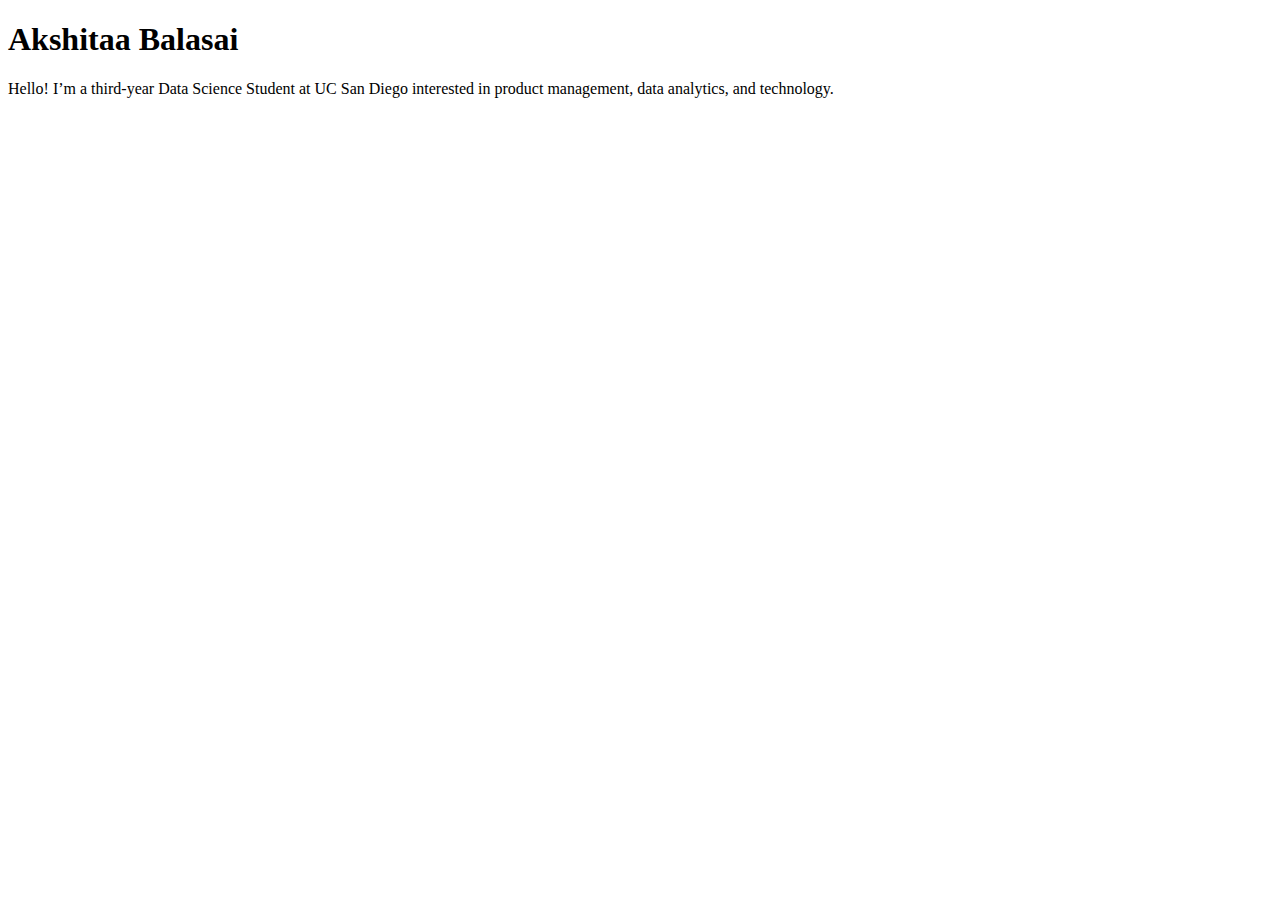
<file: index.html>
<!DOCTYPE html>
<html lang="en">
<head>
  <meta charset="UTF-8">
  <meta name="viewport" content="width=device-width, initial-scale=1.0">
  <title>Akshitaa: Personal site and portfolio</title>
</head/>
<body>
  <h1>Akshitaa Balasai</h1>
  <p>Hello! I’m a third-year Data Science Student at UC San Diego interested in product management, data analytics, and technology.</p>
</body>
</html>
</file>
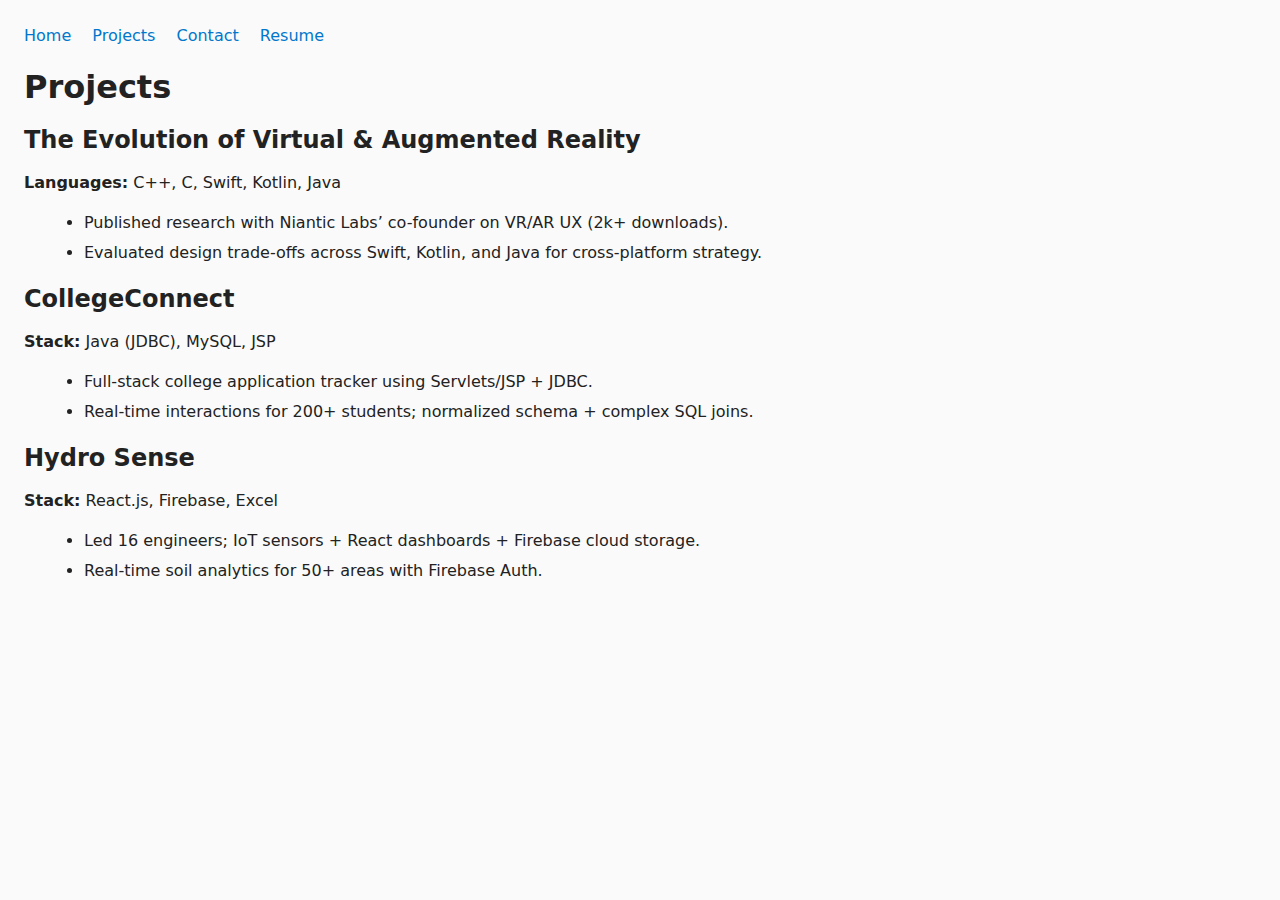
<file: projects/index.html>
<!DOCTYPE html>
<html lang="en">
<head>
  <meta charset="UTF-8" />
  <meta name="viewport" content="width=device-width, initial-scale=1.0" />
  <title>Projects – Akshitaa Balasai</title>
  <link rel="stylesheet" href="../style.css" />
</head>
<body>
  <nav>
    <a href="../index.html">Home</a>
    <a href="../projects/">Projects</a>
    <a href="../contact/">Contact</a>
    <a href="../resume/">Resume</a>
  </nav>

  <h1>Projects</h1>

  <section>
    <article>
      <h2>The Evolution of Virtual &amp; Augmented Reality</h2>
      <p><strong>Languages:</strong> C++, C, Swift, Kotlin, Java</p>
      <ul>
        <li>Published research with Niantic Labs’ co-founder on VR/AR UX (2k+ downloads).</li>
        <li>Evaluated design trade-offs across Swift, Kotlin, and Java for cross-platform strategy.</li>
      </ul>
    </article>

    <article>
      <h2>CollegeConnect</h2>
      <p><strong>Stack:</strong> Java (JDBC), MySQL, JSP</p>
      <ul>
        <li>Full-stack college application tracker using Servlets/JSP + JDBC.</li>
        <li>Real-time interactions for 200+ students; normalized schema + complex SQL joins.</li>
      </ul>
    </article>

    <article>
      <h2>Hydro Sense</h2>
      <p><strong>Stack:</strong> React.js, Firebase, Excel</p>
      <ul>
        <li>Led 16 engineers; IoT sensors + React dashboards + Firebase cloud storage.</li>
        <li>Real-time soil analytics for 50+ areas with Firebase Auth.</li>
      </ul>
    </article>
  </section>
</body>
</html>
</file>
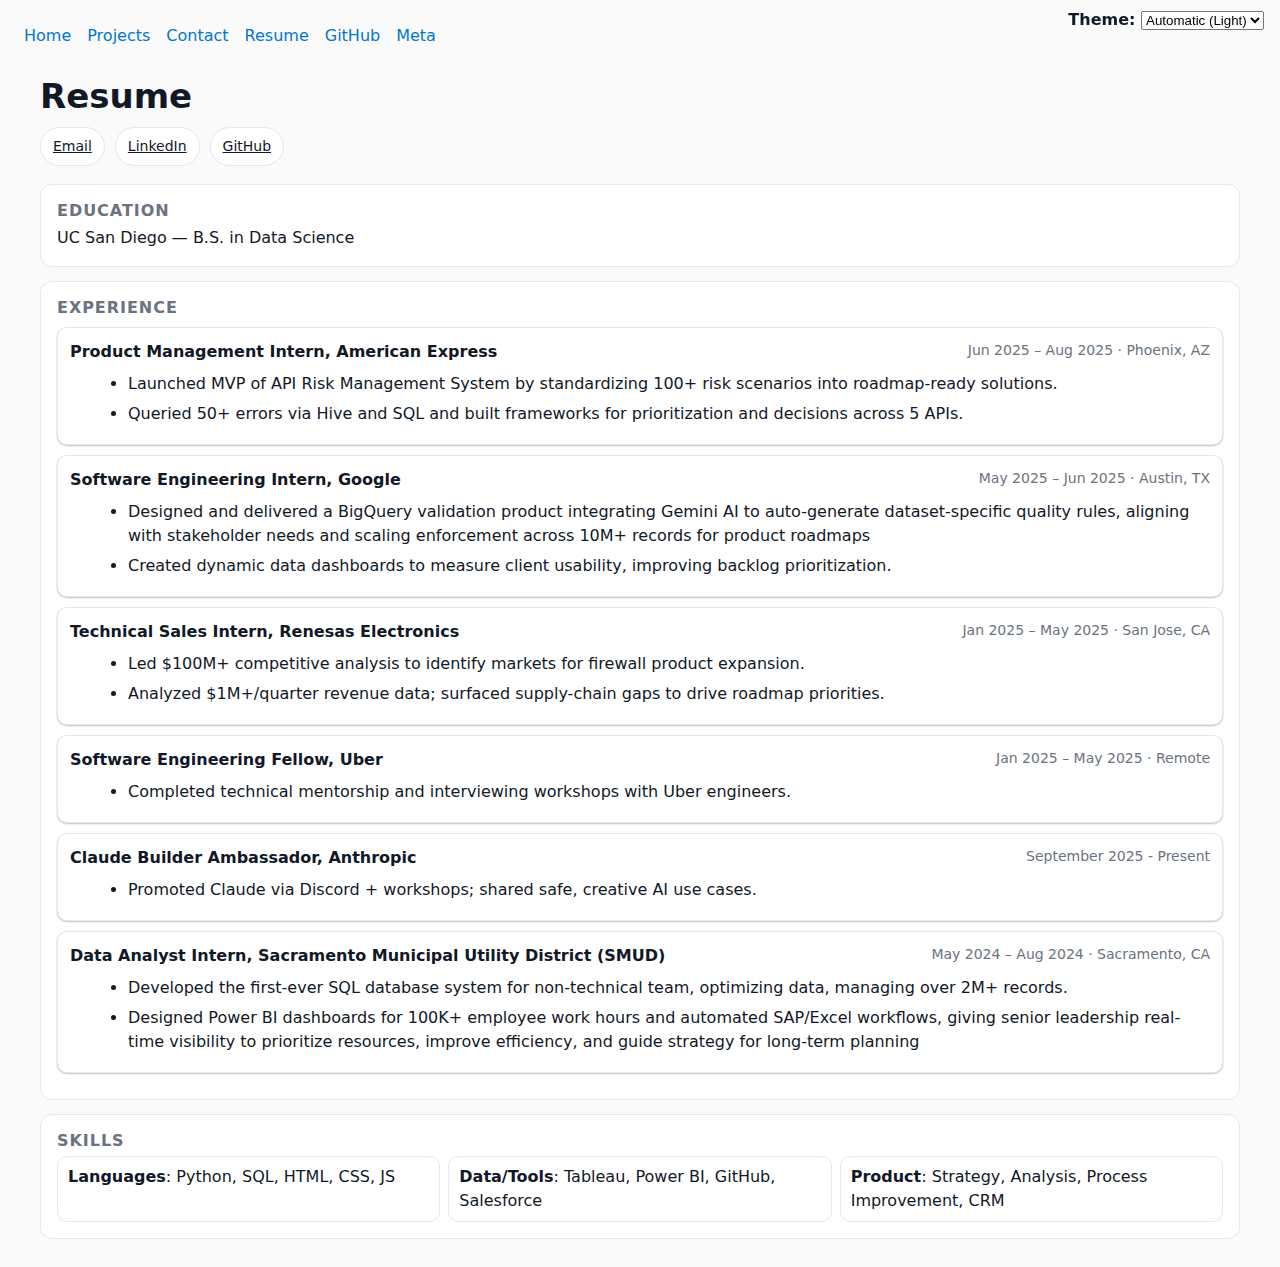
<file: resume/index.html>
<!DOCTYPE html>
<html lang="en">
<head>
  <meta charset="UTF-8" />
  <meta name="viewport" content="width=device-width, initial-scale=1" />
  <title>Akshitaa Balasai — Resume</title>

  <link rel="stylesheet" href="../style.css" />

  <style>

    :root{
      --bg:#0b0c0f; --text:#e5e7eb; --muted:#9aa3b2;
      --card:#12151b; --line:#202432; --brand:#6aa8ff; --r:12px;
    }
    @media (prefers-color-scheme: light){
      :root{ --bg:#fafafa; --text:#111827; --muted:#6b7280; --card:#ffffff; --line:#e5e7eb; --brand:#2563eb; }
    }
    :root[data-theme="light"]{
      --bg:#fafafa; --text:#111827; --muted:#6b7280; --card:#ffffff; --line:#e5e7eb; --brand:#2563eb;
    }
    :root[data-theme="dark"]{
      --bg:#0b0c0f; --text:#e5e7eb; --muted:#9aa3b2; --card:#12151b; --line:#202432; --brand:#6aa8ff;
    }

    body{
      background:var(--bg);
      color:var(--text);
      font-family: system-ui, -apple-system, Segoe UI, Roboto, Helvetica, Arial;
    }

    .wrap{
      max-width: var(--container-width);   /* <- matches nav’s .nav-inner */
      margin:28px auto;
      padding:0 16px;
    }

    h1{ font-size:34px; margin:0 0 10px; }

    .links{
      display:flex; flex-wrap:wrap; gap:10px; margin:6px 0 18px;
    }
    .pill{
      display:inline-flex; align-items:center;
      border:1px solid var(--line); background:var(--card);
      padding:8px 12px; border-radius:999px; font-size:14px;
    }

    .section{
      border:1px solid var(--line); background:var(--card);
      border-radius:var(--r); padding:16px; margin:14px 0;
    }
    .section h2{
      margin:0 0 6px; font-size:16px; color:var(--muted);
      text-transform:uppercase; letter-spacing:.06em;
    }

    .job{
      padding:12px; border-radius:10px;
      border:1px solid var(--line); margin:10px 0;
      background:var(--card);                 /* <- key override */
      box-shadow: 0 1px 2px rgba(0,0,0,.25);
    }
    .job header{ display:flex; flex-wrap:wrap; justify-content:space-between; gap:6px; margin-bottom:4px; }
    .role{ font-weight:600; }
    .meta{ color:var(--muted); font-size:14px; }
    .job ul{ margin:8px 0 0 18px; }

    .skills{ display:grid; grid-template-columns: repeat(auto-fit,minmax(220px,1fr)); gap:8px; }
    .badge{
      border:1px solid var(--line); padding:8px 10px; border-radius:10px; background:var(--card);
    }

    a{ color:inherit; }
  </style>
</head>
<body>
  <main class="wrap">
    <h1>Resume</h1>

    <div class="links">
      <a class="pill" href="mailto:akshitaabalasai@gmail.com">Email</a>
      <a class="pill" href="https://www.linkedin.com/in/akshitaabalasai" target="_blank" rel="noopener">LinkedIn</a>
      <a class="pill" href="https://github.com/akshitaabalasai" target="_blank" rel="noopener">GitHub</a>
    </div>

    <section class="section">
      <h2>Education</h2>
      <div>UC San Diego — B.S. in Data Science</div>
    </section>

    <section class="section">
      <h2>Experience</h2>

      <article class="job">
        <header>
          <div class="role">Product Management Intern, American Express</div>
          <div class="meta">Jun 2025 – Aug 2025 · Phoenix, AZ</div>
        </header>
        <ul>
          <li>Launched MVP of API Risk Management System by standardizing 100+ risk scenarios into roadmap-ready solutions.</li>
          <li>Queried 50+ errors via Hive and SQL and built frameworks for prioritization and decisions across 5 APIs.</li>
        </ul>
      </article>

      <article class="job">
        <header>
          <div class="role">Software Engineering Intern, Google</div>
          <div class="meta">May 2025 – Jun 2025 · Austin, TX</div>
        </header>
        <ul>
          <li>Designed and delivered a BigQuery validation product integrating Gemini AI to auto-generate dataset-specific quality
rules, aligning with stakeholder needs and scaling enforcement across 10M+ records for product roadmaps</li>
          <li>Created dynamic data dashboards to measure client usability, improving backlog prioritization.</li>
        </ul>
      </article>

      <article class="job">
        <header>
          <div class="role">Technical Sales Intern, Renesas Electronics</div>
          <div class="meta">Jan 2025 – May 2025 · San Jose, CA</div>
        </header>
        <ul>
          <li>Led $100M+ competitive analysis to identify markets for firewall product expansion.</li>
          <li>Analyzed $1M+/quarter revenue data; surfaced supply-chain gaps to drive roadmap priorities.</li>
        </ul>
      </article>

      <article class="job">
        <header>
          <div class="role">Software Engineering Fellow, Uber</div>
          <div class="meta">Jan 2025 – May 2025 · Remote</div>
        </header>
        <ul>
          <li>Completed technical mentorship and interviewing workshops with Uber engineers.</li>
        </ul>
      </article>

      <article class="job">
        <header>
          <div class="role">Claude Builder Ambassador, Anthropic</div>
          <div class="meta">September 2025 - Present</div>
        </header>
        <ul>
          <li>Promoted Claude via Discord + workshops; shared safe, creative AI use cases.</li>
        </ul>
      </article>

      <article class="job">
        <header>
          <div class="role">Data Analyst Intern, Sacramento Municipal Utility District (SMUD)</div>
          <div class="meta">May 2024 – Aug 2024 · Sacramento, CA</div>
        </header>
        <ul>
          <li>Developed the first-ever SQL database system for non-technical team, optimizing data, managing over 2M+ records.</li>
          <li>Designed Power BI dashboards for 100K+ employee work hours and automated SAP/Excel workflows, giving senior
leadership real-time visibility to prioritize resources, improve efficiency, and guide strategy for long-term planning</li>
        </ul>
      </article>
    </section>

    <section class="section">
      <h2>Skills</h2>
      <div class="skills">
        <div class="badge"><strong>Languages</strong>: Python, SQL, HTML, CSS, JS</div>
        <div class="badge"><strong>Data/Tools</strong>: Tableau, Power BI, GitHub, Salesforce</div>
        <div class="badge"><strong>Product</strong>: Strategy, Analysis, Process Improvement, CRM</div>
      </div>
    </section>
  </main>

  <script type="module" src="../global.js"></script>
</body>
</html>
</file>
<file: style.css>
/* style.css */

/* General page setup */
body {
    font: 100%/1.5 system-ui, sans-serif;
    margin: 24px;
    color: #222;
    background-color: #fafafa;
  }
  
  /* Navigation */
  nav {
    margin-bottom: 20px;
  }
  
  nav a {
    text-decoration: none;
    margin-right: 16px;
    color: #0077cc;
    font-weight: 500;
  }
  
  nav a:hover {
    text-decoration: underline;
    color: #004c99;
  }
  
  /* Headings */
  h1, h2, h3 {
    line-height: 1.2;
    margin-top: 20px;
    margin-bottom: 12px;
  }
  
  /* Paragraphs */
  p {
    max-width: 700px;
  }
  
  /* Images */
  img {
    border-radius: 8px;
    display: block;
    margin-top: 16px;
    max-width: 100%;
    height: auto;
  }
  
  /* Project list */
  ul {
    margin-left: 20px;
    list-style-type: disc;
  }
  
  li {
    margin-bottom: 6px;
  }
  
  /* Contact form */
  form {
    max-width: 400px;
    padding: 12px;
    background: #fff;
    border: 1px solid #ddd;
    border-radius: 8px;
  }
  
  form div {
    margin-bottom: 12px;
  }
  
  label {
    font-weight: bold;
  }
  
  input, textarea {
    width: 100%;
    padding: 6px;
    margin-top: 4px;
    border: 1px solid #ccc;
    border-radius: 4px;
    box-sizing: border-box;
  }
  
  button {
    background-color: #0077cc;
    color: white;
    border: none;
    padding: 8px 16px;
    border-radius: 4px;
    cursor: pointer;
  }
  
  button:hover {
    background-color: #005fa3;
  }
</file>
